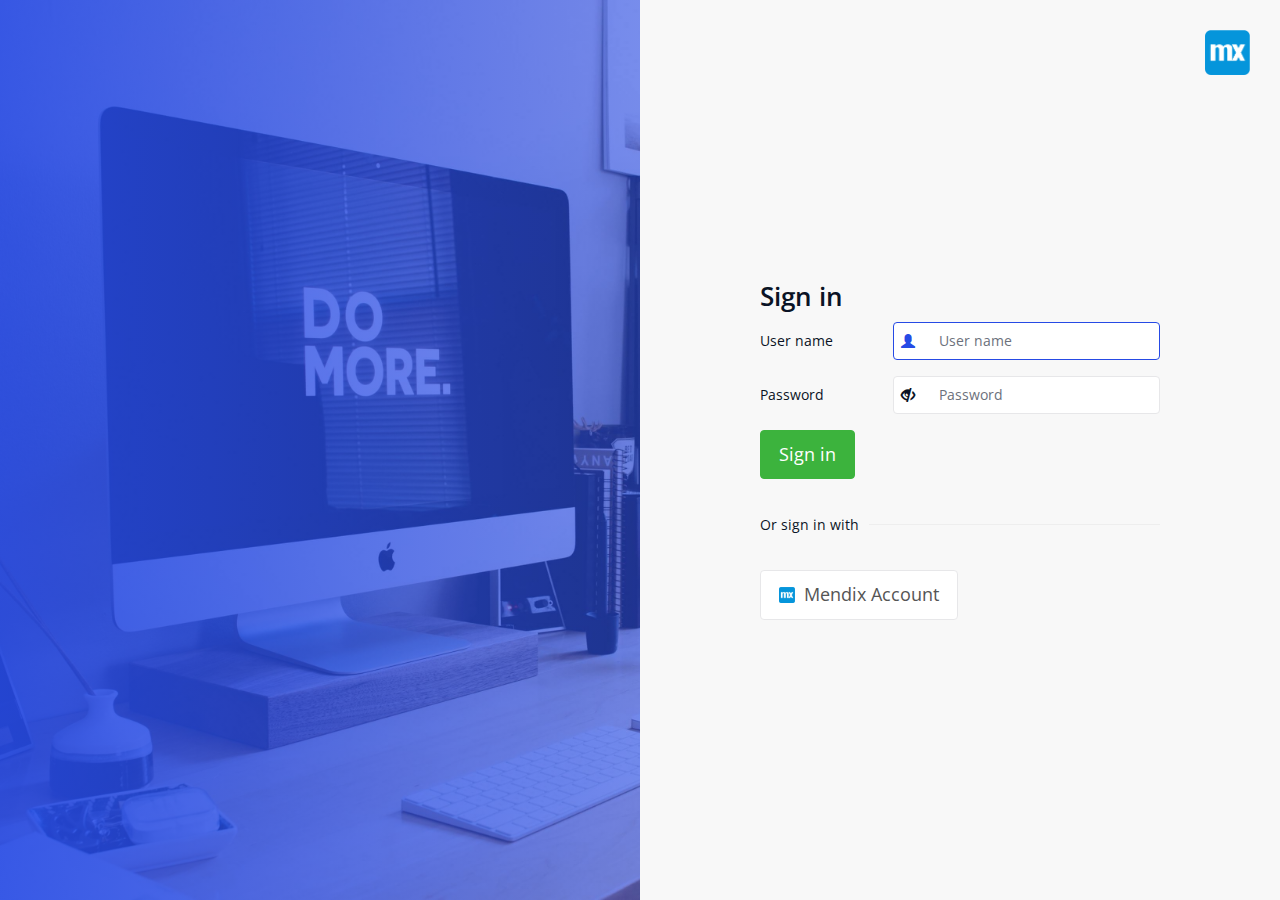
<file: tmp/docker-buildpack-context/project/web/login-with-mendixsso-button.html>
<!DOCTYPE html>
<html>
    <head>
        <meta charset="utf-8" />
        <title>Login</title>
        <meta name="viewport" content="width=device-width, initial-scale=1" />
        <meta name="apple-mobile-web-app-capable" content="yes" />

        <link rel="stylesheet" href="theme.compiled.css?638901326904583171"> <link rel="apple-touch-icon" sizes="180x180" href="apple-touch-icon.png?638901326904583171">
 <link rel="icon" sizes="32x32" href="icon-32.png?638901326904583171">
 <link rel="icon" sizes="16x16" href="icon-16.png?638901326904583171"> <link rel="manifest" href="manifest.webmanifest?638901326904583171" crossorigin="use-credentials">
    </head>

    <body>
        <div class="loginpage">
            <div class="loginpage-left">
                <div class="loginpage-image"></div>
            </div>
            <div class="loginpage-right">
                <div class="loginpage-formwrapper">
                    <h2 id="loginHeader">Sign in</h2>
                    <form id="loginForm" class="loginpage-form" autocomplete="off">
                        <div>
                            <div id="loginMessage" class="alert alert-danger"></div>
                            <div class="form-group">
                                <label class="control-label" id="usernameLabel" for="usernameInput">User name</label>
                                <div class="inputwrapper">
                                    <input
                                        id="usernameInput"
                                        class="form-control"
                                        type="text"
                                        placeholder="User name"
                                        autocorrect="off"
                                        autocapitalize="none"
                                        autocomplete="off"
                                    />
                                    <span class="glyphicon glyphicon-user"></span>
                                </div>
                            </div>
                            <div class="form-group">
                                <label class="control-label" id="passwordLabel" for="passwordInput">Password</label>
                                <div class="inputwrapper">
                                    <input
                                        id="passwordInput"
                                        class="form-control"
                                        type="password"
                                        placeholder="Password"
                                        autocorrect="off"
                                        autocapitalize="none"
                                        autocomplete="off"
                                    />
                                    <span class="glyphicon glyphicon-eye-close" id="passwordToggle"></span>
                                </div>
                            </div>
                            <button id="loginButton" type="submit" class="btn btn-success btn-lg">Sign in</button>
                        </div>

                        <div class="loginpage-alternativelabel">
                            <div>Or sign in with</div>
                            <hr />
                        </div>

                        <a id="ssoButton" href="openid/login" class="btn btn-default btn-lg">
                            <img src="logo.png" />
                            <span class="loginpage-signin">Mendix Account</span>
                        </a>
                    </form>
                </div>
            </div>
            <div class="loginpage-logo">
                <img src="logo.png" role="presentation" height="45" alt="" />
            </div>
        </div>

        <script src="js/login_i18n.js?638901326904583171"></script>
        <script src="js/login.js?638901326904583171"></script>
        <script src="js/toggle-password.js?638901326904583171"></script>
    </body>
</html>
</file>
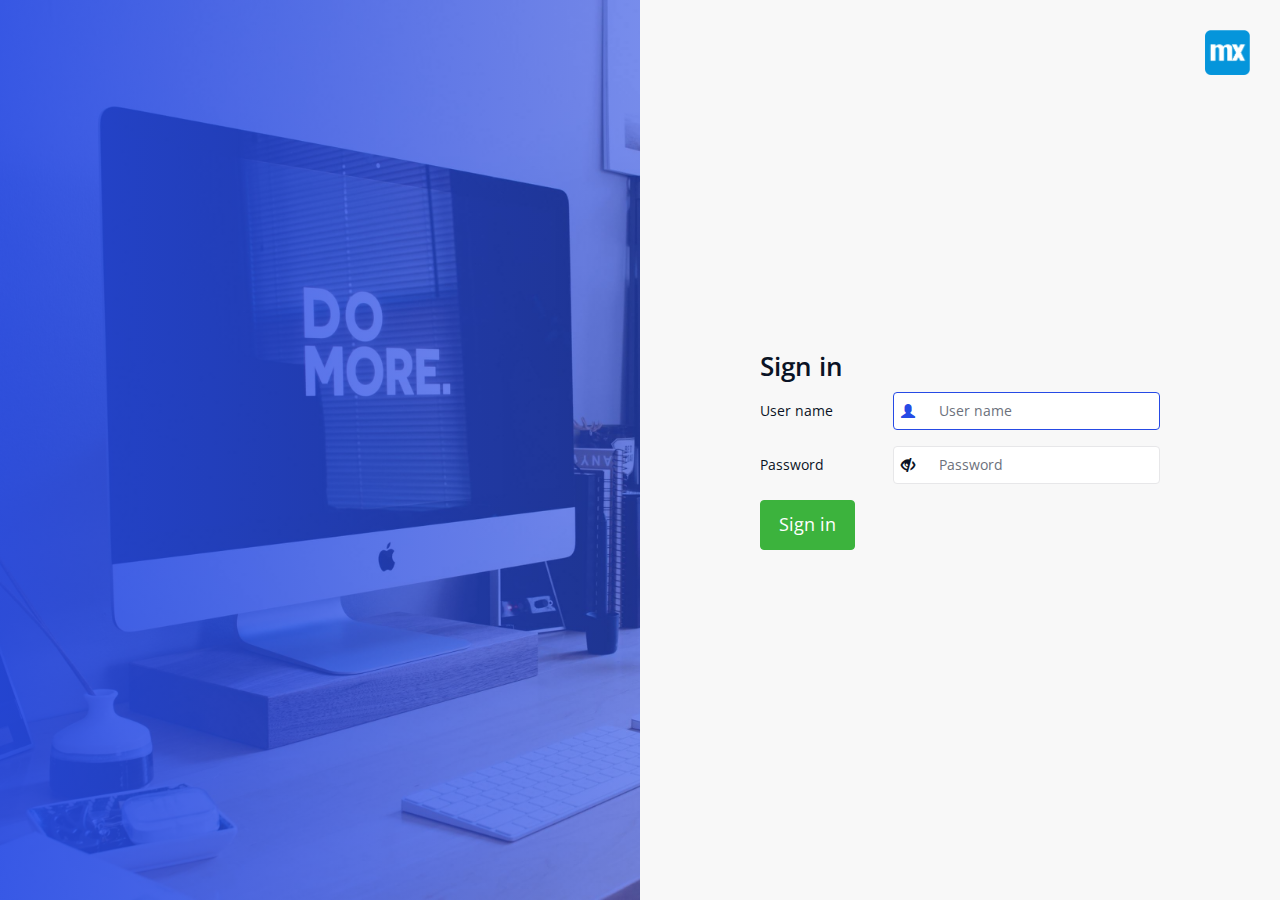
<file: tmp/docker-buildpack-context/project/web/login.html>
<!DOCTYPE html>
<html>
    <head>
        <meta charset="utf-8" />
        <title>Login</title>
        <meta name="viewport" content="width=device-width, initial-scale=1" />
        <meta name="apple-mobile-web-app-capable" content="yes" />

        <link rel="stylesheet" href="theme.compiled.css?638901326904583171"> <link rel="apple-touch-icon" sizes="180x180" href="apple-touch-icon.png?638901326904583171">
 <link rel="icon" sizes="32x32" href="icon-32.png?638901326904583171">
 <link rel="icon" sizes="16x16" href="icon-16.png?638901326904583171"> <link rel="manifest" href="manifest.webmanifest?638901326904583171" crossorigin="use-credentials">
    </head>

    <body>
        <div class="loginpage">
            <div class="loginpage-left">
                <div class="loginpage-image"></div>
            </div>
            <div class="loginpage-right">
                <div class="loginpage-formwrapper">
                    <h2 id="loginHeader">Sign in</h2>
                    <form id="loginForm" class="loginpage-form" autocomplete="off">
                        <div>
                            <div id="loginMessage" class="alert alert-danger"></div>
                            <div class="form-group">
                                <label class="control-label" id="usernameLabel" for="usernameInput">User name</label>
                                <div class="inputwrapper">
                                    <input
                                        id="usernameInput"
                                        class="form-control"
                                        type="text"
                                        placeholder="User name"
                                        autocorrect="off"
                                        autocapitalize="none"
                                        autocomplete="off"
                                    />
                                    <span class="glyphicon glyphicon-user"></span>
                                </div>
                            </div>
                            <div class="form-group">
                                <label class="control-label" id="passwordLabel" for="passwordInput">Password</label>
                                <div class="inputwrapper">
                                    <input
                                        id="passwordInput"
                                        class="form-control"
                                        type="password"
                                        placeholder="Password"
                                        autocorrect="off"
                                        autocapitalize="none"
                                        autocomplete="off"
                                    />
                                    <span class="glyphicon glyphicon-eye-close" id="passwordToggle"></span>
                                </div>
                            </div>
                            <button id="loginButton" type="submit" class="btn btn-success btn-lg">Sign in</button>
                        </div>
                    </form>
                </div>
            </div>
            <div class="loginpage-logo">
                <img src="logo.png" role="presentation" height="45" alt="" />
            </div>
        </div>

        <script src="js/login_i18n.js?638901326904583171"></script>
        <script src="js/login.js?638901326904583171"></script>
        <script src="js/toggle-password.js?638901326904583171"></script>
    </body>
</html>
</file>
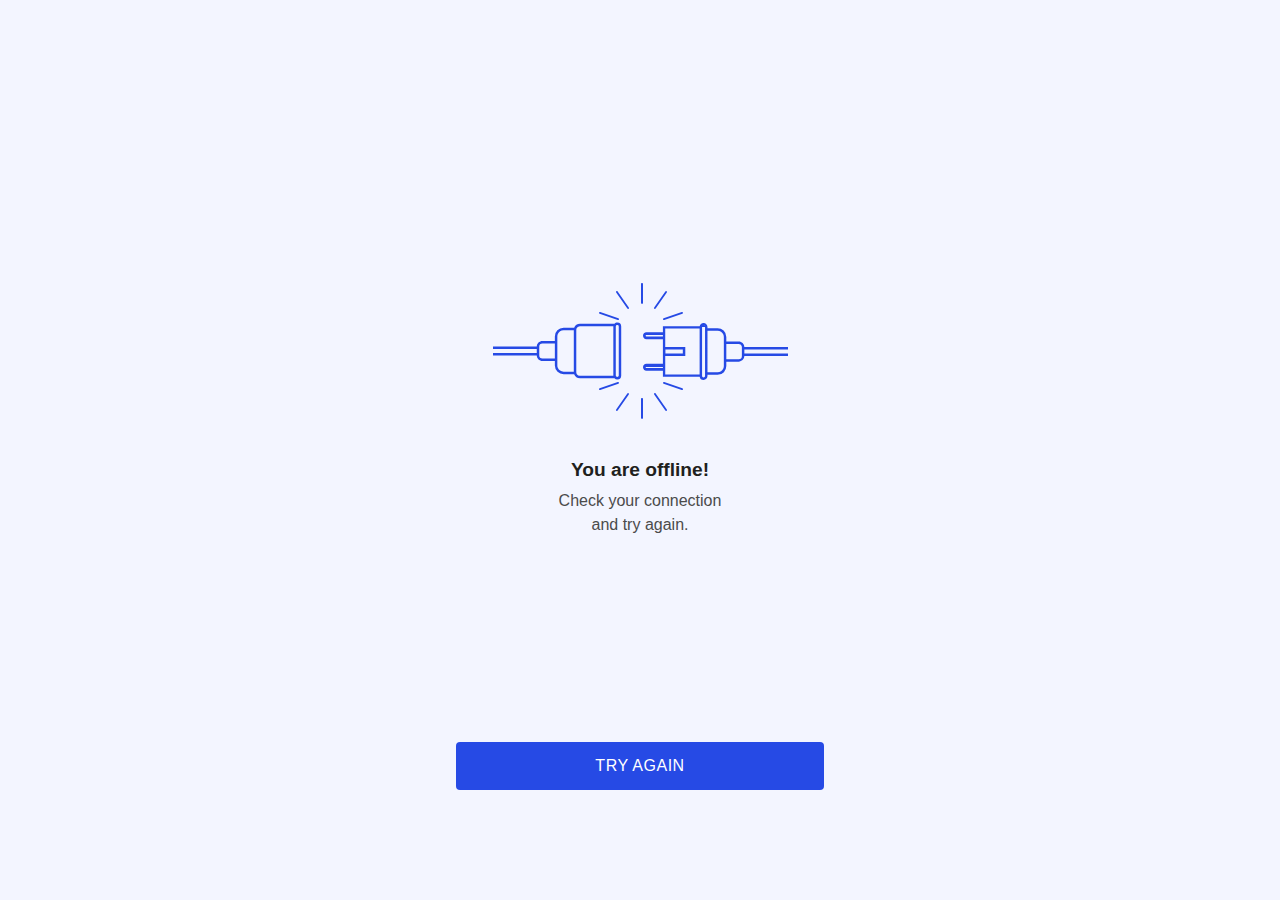
<file: tmp/docker-buildpack-context/project/web/offline.html>
<!DOCTYPE html>
<html>
    <head>
        <meta charset="utf-8">
        <title>You are offline!</title>
        <meta name="viewport" content="width=device-width, initial-scale=1">
        <script type="text/javascript">
            window.addEventListener("online", function() {
                document.location.reload();
            });
        </script>
        <style type="text/css">
            body {
                margin: 0;
                background-color: #f3f5ff;
                font-family: sans-serif;
                line-height: 1.5em;
                text-align: center;
            }
            .container {
                display: flex;
                flex-direction: column;
                justify-content: center;
                max-width: 400px;
                min-height: 100vh;
                margin: 0 auto;
            }
            .notice {
                flex: 1;
                display: flex;
                flex-direction: column;
                align-items: center;
                justify-content: center;
                max-width: 180px;
                max-height: 600px;
                padding: 16px;
                margin: 0 auto;
            }
            svg {
                margin-bottom: 32px;
            }
            h2 {
                margin: 0;
                font-size: 1.2em;
                line-height: 2em;
                color: #1f1f20;
            }
            p {
                margin: 0;
                color: #4b4b4b;
            }
            a {
                display: block;
                padding: 12px;
                margin: 16px;
                background-color: #264ae5;
                border-radius: 4px;
                color: white;
                text-decoration: none;
                text-transform: uppercase;
                letter-spacing: 0.5px;
            }
        </style>
    </head>
    <body>
        <div class="container">
            <div class="notice">
                <svg width="295" height="136" xmlns="http://www.w3.org/2000/svg">
                    <g fill="#264AE5" fill-rule="evenodd">
                        <path d="M125.765 92.493a1.436 1.436 0 01-.899 1.338c-.17.07-.354.108-.548.108h-.089c-.192 0-.377-.037-.546-.108a1.444 1.444 0 01-.9-1.338V43.508a1.447 1.447 0 011.447-1.446h.088a1.45 1.45 0 011.447 1.446v48.985zm-5.417-43.817h-.017v43.817c0 .112.004.22.017.329h-33.4a3.705 3.705 0 01-3.103-1.642 3.388 3.388 0 01-.562-1.863V46.684c0-.742.242-1.43.657-1.998a3.705 3.705 0 013.007-1.508h33.4v5.498zM80.798 88.7h-10.18a6.289 6.289 0 01-5.783-3.831 6.209 6.209 0 01-.494-2.435v-29c0-.867.177-1.692.497-2.444a6.287 6.287 0 015.78-3.824h10.18V88.7zM61.858 75.54h-12.4a3.209 3.209 0 01-3.204-3.2v-8.637a3.205 3.205 0 013.205-3.2l12.399.001V75.54zm62.46-35.927h-.088c-1.1 0-2.093.456-2.8 1.19H86.946c-2.656 0-4.926 1.62-5.782 3.883H70.618a8.744 8.744 0 00-6.277 2.651 8.711 8.711 0 00-2.484 6.096v4.591h-12.4c-3.077 0-5.592 2.452-5.684 5.503H0v2.407h43.769v4.103H0v2.48h43.773c.092 3.05 2.607 5.502 5.685 5.502h12.399v4.415a8.704 8.704 0 002.701 6.31 8.737 8.737 0 006.06 2.436h10.498c.816 2.333 3.124 4.018 5.831 4.018h34.481a3.883 3.883 0 002.801 1.189h.089a3.901 3.901 0 003.898-3.894V43.508a3.902 3.902 0 00-3.898-3.895z"/><path d="M121.012 43v6h-.024v-5.64c0-.121.007-.241.024-.36M248.874 72.928a3.204 3.204 0 01-3.196 3.214h-12.365V61.038h12.365c1.4 0 2.59.91 3.023 2.172.111.327.173.678.173 1.042v8.676zm-18.038 10.139c0 .894-.188 1.744-.522 2.515-.968 2.223-3.176 3.78-5.74 3.78h-10.09V47.64h10.09c2.583 0 4.805 1.58 5.76 3.83.322.758.502 1.59.502 2.464v29.134zm-18.798 10.025c0 .8-.645 1.45-1.443 1.45h-.09a1.445 1.445 0 01-1.441-1.45V43.91a1.447 1.447 0 011.442-1.451h.09a1.449 1.449 0 011.443 1.451v49.182zm-39.62-22.49h17.398V66.4H172.42v4.203zm34.201 20.819h-34.388V73.094h20.063v-9.186H172.23V45.581h34.388v45.84zm-36.716-37.897H153.4a.777.777 0 01-.777-.784c0-.431.35-.781.777-.781h16.503v1.565zm0 31.519H153.4a.777.777 0 01-.777-.783c0-.432.35-.782.777-.782h16.503v1.565zm81.449-18.477H295v-2.491h-43.653c-.091-3.065-2.6-5.528-5.669-5.528h-12.365v-4.614a8.784 8.784 0 00-2.714-6.358 8.677 8.677 0 00-6.025-2.427h-10.09V43.91c0-2.155-1.744-3.91-3.889-3.91h-.09c-1.915 0-3.511 1.401-3.825 3.239h-36.777v6.08H153.4c-1.876 0-3.4 1.536-3.4 3.421 0 1.888 1.524 3.423 3.4 3.423h16.503v24.676H153.4c-1.876 0-3.4 1.535-3.4 3.42 0 1.888 1.524 3.423 3.4 3.423h16.503v6.08h36.777A3.893 3.893 0 00210.506 97h.09c2.144 0 3.887-1.753 3.887-3.908v-1.238h10.091a8.682 8.682 0 006.322-2.727 8.78 8.78 0 002.417-6.06v-4.433h12.365c3.07 0 5.578-2.464 5.669-5.528H295v-2.491h-43.648v-4.049z"/><path d="M212 43.032V44h-4v-.968c0-.163.07-.316.196-.454.291-.32.888-.548 1.583-.578h.43c1.002.041 1.791.488 1.791 1.032M170 51v1h-17.989a.73.73 0 01-.011-.134c0-.478.364-.866.811-.866H170M170 83v1h-17.992a.616.616 0 01-.008-.11c0-.491.364-.89.811-.89H170M149 21c-.552 0-1-.409-1-.913V.913c0-.504.448-.913 1-.913s1 .409 1 .913v19.174c0 .504-.448.913-1 .913M161.918 26a.907.907 0 01-.53-.173.956.956 0 01-.22-1.311L172.33 8.397a.906.906 0 011.281-.224c.415.3.514.887.22 1.311l-11.16 16.119a.915.915 0 01-.753.397M170.917 37a.917.917 0 01-.865-.596.885.885 0 01.561-1.137l18.165-6.216a.923.923 0 011.17.545.885.885 0 01-.56 1.137l-18.166 6.216a.928.928 0 01-.305.051M135.081 26a.912.912 0 01-.751-.397L123.17 9.484a.954.954 0 01.218-1.311c.415-.3.989-.2 1.282.224l11.16 16.119a.954.954 0 01-.218 1.31.902.902 0 01-.53.174M125.083 37a.935.935 0 01-.305-.05l-18.165-6.217a.885.885 0 01-.56-1.137.924.924 0 011.169-.545l18.165 6.216a.885.885 0 01.56 1.137.916.916 0 01-.864.596M149 136c-.552 0-1-.41-1-.913v-19.174c0-.504.448-.913 1-.913s1 .409 1 .913v19.174c0 .504-.448.913-1 .913M173.08 128a.912.912 0 01-.75-.397l-11.161-16.119a.956.956 0 01.219-1.31c.415-.301.988-.2 1.283.223l11.16 16.119a.953.953 0 01-.22 1.311.898.898 0 01-.53.173M189.083 107a.939.939 0 01-.305-.051l-18.165-6.216a.885.885 0 01-.56-1.137.924.924 0 011.169-.545l18.166 6.216a.885.885 0 01.56 1.137.916.916 0 01-.865.596M123.919 128a.9.9 0 01-.53-.173.954.954 0 01-.22-1.311l11.16-16.119a.907.907 0 011.283-.224c.414.3.512.887.219 1.311l-11.16 16.12a.912.912 0 01-.752.396M106.917 107a.916.916 0 01-.865-.596.885.885 0 01.56-1.137l18.166-6.216a.924.924 0 011.17.545.885.885 0 01-.56 1.137l-18.166 6.216a.94.94 0 01-.305.051" />
                    </g>
                </svg>
                <h2>You are offline!</h2>
                <p>Check your connection and try again.</p>
            </div>
            <a href="">Try again</a>
        </div>
    </body>
</html>
</file>
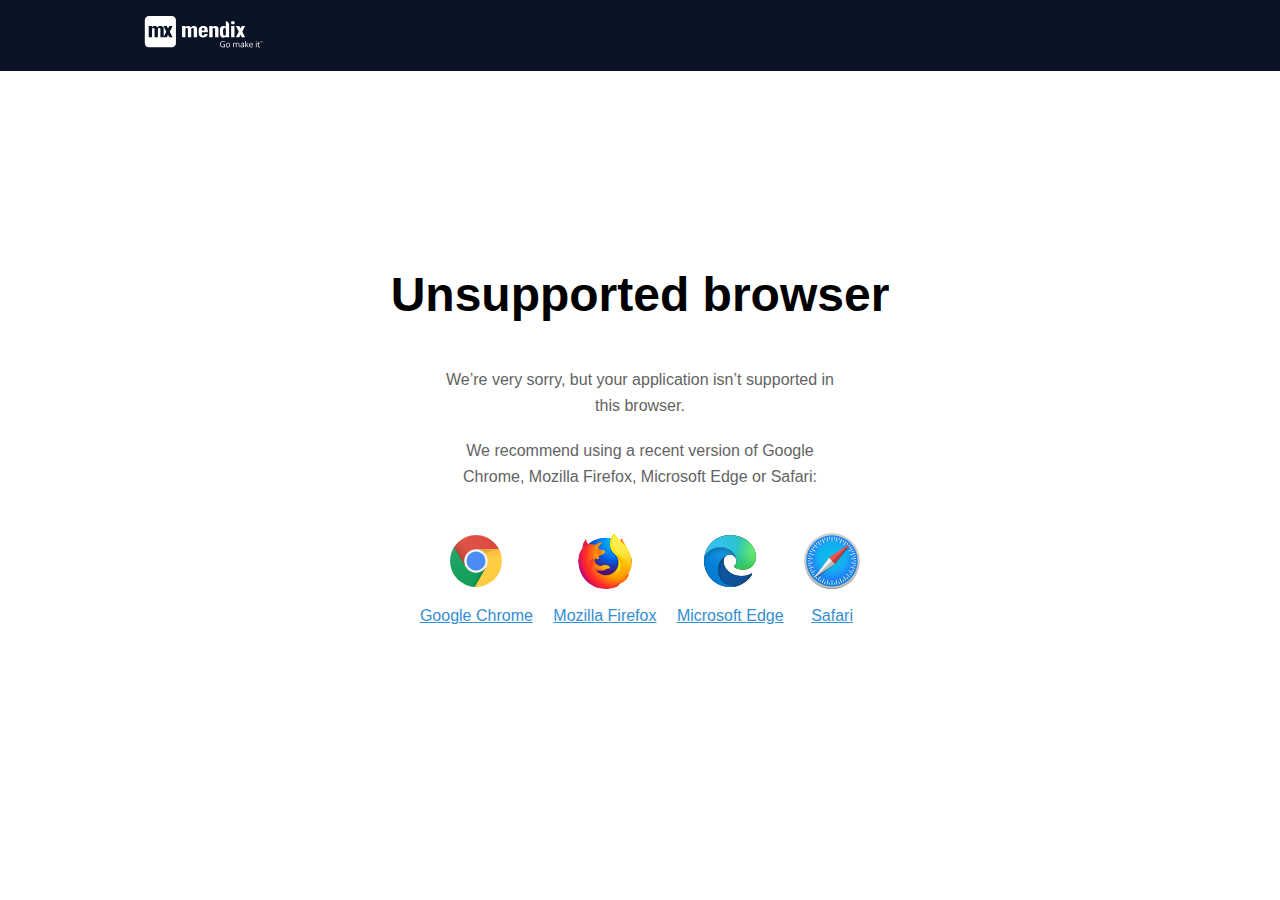
<file: tmp/docker-buildpack-context/project/web/unsupported-browser.html>
<!DOCTYPE html>
<html lang="en-US">
    <head>
        <meta charset="utf-8">
        <title>Unsupported browser</title>
        <meta http-equiv="X-UA-Compatible" content="IE=edge">
        <meta name="viewport" content="width=device-width, initial-scale=1">
        <style>
            body {
                margin: 0;
                background-color: #ffffff;
                font-family: Arial, sans-serif;
                line-height: 1.5em;
                text-align: center;
            }
            .container {
                max-width: 992px;
                padding: 0 16px;
                margin: 0 auto;
            }
            .main {
                padding-top: 152px;
                padding-bottom: 152px;
            }
            .header {
                background-color: #0a1325;
                text-align: left;
                padding: 16px 0;
            }
            h1 {
                margin: 0;
                font-size: 3em;
                line-height: 3em;
                color: #000000;
            }
            p {
                margin: 0 auto 20px;
                color: #636363;
                font-size: 1em;
                line-height: 1.6em;
                max-width: 400px;
            }
            .browser-link {
                color: #348ed1;
                font-size: 1em;
                line-height: 2em;
                display: inline-block;
                margin: 24px 8px;
                vertical-align: top;
            }

            @media screen and (max-width: 767px) {
                .main {
                    padding-top: 64px;
                    padding-bottom: 64px;
                }
                h1 {
                    font-size: 1.6em;
                    line-height: 1.8em;
                    margin-bottom: 32px;
                }
                .browser-link {
                    font-size: 0.8em;
                    line-height: 1.4em;
                    margin: 16px 4px;
                    width: 56px;
                }
                .browser-link svg {
                    width: 32px;
                    height: 32px;
                }
            }
        </style>
    </head>
    <body>
        <div class="header">
            <div class="container">
                <svg xmlns="http://www.w3.org/2000/svg" width="119" height="32" viewBox="0 0 119 32" version="1.1"><g id="surface1"><path style=" stroke:none;fill-rule:evenodd;fill:rgb(100%,100%,100%);fill-opacity:1;" d="M 27.777344 31.328125 L 4.957031 31.328125 C 2.667969 31.324219 0.8125 29.457031 0.808594 27.152344 L 0.808594 4.175781 C 0.8125 1.871094 2.667969 0.00390625 4.957031 0 L 27.777344 0 C 30.066406 0.00390625 31.925781 1.871094 31.933594 4.175781 L 31.933594 27.152344 C 31.933594 28.261719 31.496094 29.324219 30.714844 30.105469 C 29.9375 30.890625 28.878906 31.328125 27.777344 31.328125 Z M 28.632812 9.992188 L 25.292969 9.992188 L 24.035156 12.554688 L 22.765625 9.992188 L 19.421875 9.992188 L 22.277344 15.664062 L 19.691406 20.792969 L 19.691406 12.585938 C 19.679688 12.167969 19.574219 11.757812 19.382812 11.390625 C 19.214844 11.101562 18.988281 10.847656 18.722656 10.648438 C 18.4375 10.441406 18.121094 10.28125 17.785156 10.175781 C 17.414062 10.066406 17.03125 10.007812 16.644531 10.003906 C 16.03125 9.988281 15.421875 10.105469 14.859375 10.347656 C 14.34375 10.589844 13.890625 10.945312 13.53125 11.390625 C 13.265625 10.957031 12.886719 10.609375 12.4375 10.378906 C 11.953125 10.117188 11.40625 9.988281 10.855469 10.003906 C 10.300781 9.992188 9.746094 10.089844 9.226562 10.289062 C 8.761719 10.515625 8.367188 10.871094 8.09375 11.316406 L 8.042969 11.316406 L 8.042969 9.992188 L 4.703125 9.992188 L 4.703125 21.332031 L 8.042969 21.332031 L 8.042969 13.175781 C 8.097656 12.515625 8.644531 12.007812 9.304688 12.007812 C 9.960938 12.007812 10.511719 12.515625 10.5625 13.175781 L 10.5625 21.332031 L 13.890625 21.332031 L 13.890625 13.195312 C 13.890625 12.492188 14.453125 11.921875 15.152344 11.921875 C 15.851562 11.921875 16.414062 12.492188 16.414062 13.195312 L 16.414062 21.332031 L 22.765625 21.332031 L 24.035156 18.773438 L 25.292969 21.332031 L 28.632812 21.332031 L 25.78125 15.664062 Z M 28.632812 9.992188 "/><path style=" stroke:none;fill-rule:nonzero;fill:rgb(100%,100%,100%);fill-opacity:1;" d="M 85.125 8.335938 C 85.085938 7.488281 84.710938 6.695312 84.089844 6.125 C 83.464844 5.558594 82.640625 5.265625 81.800781 5.308594 L 81.800781 10.878906 C 81.546875 10.59375 81.230469 10.367188 80.878906 10.214844 C 80.359375 10.011719 79.804688 9.914062 79.25 9.929688 C 78.542969 9.878906 77.839844 10.082031 77.269531 10.503906 C 76.804688 10.882812 76.457031 11.386719 76.257812 11.953125 C 76.046875 12.566406 75.9375 13.203125 75.921875 13.851562 L 75.921875 17.609375 C 75.941406 18.265625 76.054688 18.914062 76.257812 19.535156 C 76.449219 20.117188 76.800781 20.632812 77.269531 21.023438 C 77.855469 21.46875 78.582031 21.6875 79.3125 21.636719 C 79.902344 21.65625 80.488281 21.542969 81.027344 21.308594 C 81.300781 21.1875 81.546875 21.011719 81.75 20.792969 L 81.75 21.367188 L 85.09375 21.367188 L 85.09375 8.410156 Z M 81.800781 13.703125 L 81.800781 18.558594 C 81.765625 19.042969 81.441406 19.457031 80.984375 19.601562 C 80.871094 19.65625 80.746094 19.679688 80.617188 19.675781 C 80.617188 19.675781 79.039062 19.980469 79.039062 15.761719 C 79.039062 13.75 79.402344 12.773438 79.769531 12.300781 L 79.894531 12.144531 C 79.945312 12.082031 80.019531 12.035156 80.097656 12.011719 C 80.246094 11.902344 80.433594 11.851562 80.617188 11.871094 C 80.832031 11.875 81.039062 11.9375 81.222656 12.046875 C 81.605469 12.273438 81.84375 12.691406 81.839844 13.144531 L 81.839844 13.6875 Z M 60.398438 18.371094 C 60.351562 18.84375 60.03125 19.246094 59.582031 19.390625 C 59.445312 19.417969 59.3125 19.441406 59.175781 19.453125 C 58.863281 19.484375 58.554688 19.390625 58.316406 19.191406 C 58.082031 18.988281 57.933594 18.699219 57.910156 18.386719 C 57.8125 17.625 57.8125 16.207031 57.8125 16.207031 L 63.761719 16.207031 C 63.804688 15.382812 63.804688 14.5625 63.761719 13.742188 C 63.699219 13.0625 63.5 12.402344 63.175781 11.800781 C 62.839844 11.238281 62.351562 10.785156 61.765625 10.496094 C 60.964844 10.144531 60.09375 9.984375 59.222656 10.027344 C 58.386719 9.996094 57.554688 10.144531 56.777344 10.460938 C 56.207031 10.722656 55.722656 11.140625 55.382812 11.667969 C 55.054688 12.199219 54.851562 12.800781 54.78125 13.421875 C 54.585938 14.910156 54.585938 16.417969 54.78125 17.902344 C 54.855469 18.554688 55.066406 19.183594 55.398438 19.75 C 55.742188 20.273438 56.226562 20.691406 56.792969 20.949219 C 57.566406 21.269531 58.402344 21.421875 59.238281 21.390625 C 59.898438 21.398438 60.558594 21.300781 61.1875 21.105469 C 61.703125 20.929688 62.179688 20.652344 62.582031 20.28125 C 63.269531 19.703125 63.683594 18.855469 63.722656 17.953125 L 60.398438 17.953125 C 60.40625 18.09375 60.40625 18.230469 60.398438 18.371094 Z M 57.894531 13.128906 C 57.929688 12.453125 58.476562 11.917969 59.148438 11.90625 C 59.480469 11.890625 59.800781 12.015625 60.039062 12.246094 C 60.277344 12.476562 60.414062 12.796875 60.414062 13.128906 C 60.445312 13.578125 60.445312 14.03125 60.414062 14.480469 L 57.8125 14.480469 C 57.8125 14.03125 57.839844 13.578125 57.894531 13.128906 Z M 57.894531 13.128906 "/><path style=" stroke:none;fill-rule:evenodd;fill:rgb(100%,100%,100%);fill-opacity:1;" d="M 53.101562 12.554688 C 53.066406 12.148438 52.953125 11.75 52.765625 11.390625 C 52.601562 11.101562 52.375 10.847656 52.105469 10.648438 C 51.824219 10.441406 51.507812 10.28125 51.171875 10.175781 C 50.203125 9.894531 49.171875 9.957031 48.242188 10.347656 C 47.730469 10.589844 47.277344 10.945312 46.914062 11.390625 C 46.648438 10.957031 46.273438 10.609375 45.824219 10.378906 C 45.335938 10.128906 44.796875 9.996094 44.25 10.003906 C 43.695312 9.992188 43.140625 10.089844 42.621094 10.289062 C 42.136719 10.511719 41.726562 10.871094 41.4375 11.324219 L 41.390625 11.324219 L 41.390625 9.992188 L 38.046875 9.992188 L 38.046875 21.316406 L 41.390625 21.316406 L 41.390625 13.160156 C 41.441406 12.5 41.988281 11.992188 42.648438 11.992188 C 43.308594 11.992188 43.855469 12.5 43.90625 13.160156 L 43.90625 21.316406 L 47.21875 21.316406 L 47.21875 13.195312 C 47.234375 12.511719 47.792969 11.96875 48.472656 11.980469 C 49.152344 11.96875 49.714844 12.511719 49.734375 13.195312 L 49.734375 21.332031 L 53.078125 21.332031 L 53.078125 12.554688 Z M 74.1875 11.390625 C 74.023438 11.097656 73.800781 10.847656 73.535156 10.648438 C 73.25 10.4375 72.929688 10.277344 72.589844 10.175781 C 72.21875 10.066406 71.835938 10.007812 71.449219 10.003906 C 70.890625 9.984375 70.332031 10.089844 69.820312 10.3125 C 69.332031 10.519531 68.921875 10.871094 68.644531 11.324219 L 68.597656 11.324219 L 68.597656 9.992188 L 65.246094 9.992188 L 65.246094 21.316406 L 68.597656 21.316406 L 68.597656 13.175781 C 68.613281 12.496094 69.171875 11.953125 69.851562 11.964844 C 70.53125 11.953125 71.09375 12.492188 71.113281 13.175781 L 71.113281 21.316406 L 74.457031 21.316406 L 74.457031 12.382812 C 74.445312 12.035156 74.351562 11.695312 74.1875 11.390625 Z M 101.125 9.992188 L 97.785156 9.992188 L 96.519531 12.554688 L 95.265625 9.992188 L 91.914062 9.992188 L 94.777344 15.664062 L 91.914062 21.332031 L 95.265625 21.332031 L 96.519531 18.773438 L 97.785156 21.332031 L 101.125 21.332031 L 98.273438 15.664062 Z M 90.503906 21.332031 L 87.15625 21.332031 L 87.15625 9.992188 L 90.496094 9.992188 Z M 89.984375 8.335938 L 87.703125 8.335938 C 87.414062 8.335938 87.179688 8.101562 87.179688 7.8125 L 87.179688 5.816406 C 87.179688 5.527344 87.414062 5.292969 87.703125 5.292969 L 89.984375 5.292969 C 90.273438 5.292969 90.503906 5.527344 90.503906 5.816406 L 90.503906 7.8125 C 90.503906 8.101562 90.273438 8.335938 89.984375 8.335938 Z M 78.929688 28.226562 L 80.976562 28.226562 L 80.976562 31.082031 C 80.660156 31.183594 80.335938 31.257812 80.007812 31.3125 C 79.625 31.363281 79.242188 31.386719 78.859375 31.382812 C 78.0625 31.425781 77.289062 31.128906 76.722656 30.5625 C 76.1875 29.945312 75.914062 29.140625 75.964844 28.324219 C 75.945312 27.753906 76.074219 27.1875 76.339844 26.683594 C 76.582031 26.222656 76.960938 25.851562 77.421875 25.617188 C 77.929688 25.367188 78.488281 25.246094 79.054688 25.253906 C 79.671875 25.25 80.28125 25.367188 80.855469 25.601562 L 80.585938 26.207031 C 80.089844 25.992188 79.554688 25.875 79.011719 25.871094 C 78.375 25.832031 77.753906 26.066406 77.292969 26.511719 C 76.859375 27 76.632812 27.644531 76.671875 28.300781 C 76.621094 28.960938 76.835938 29.613281 77.269531 30.113281 C 77.738281 30.558594 78.375 30.785156 79.019531 30.738281 C 79.433594 30.734375 79.84375 30.6875 80.242188 30.597656 L 80.242188 28.839844 L 78.898438 28.839844 Z M 78.929688 28.226562 "/><path style=" stroke:none;fill-rule:nonzero;fill:rgb(100%,100%,100%);fill-opacity:1;" d="M 86.023438 29.105469 C 86.054688 29.71875 85.859375 30.324219 85.46875 30.800781 C 85.066406 31.222656 84.503906 31.441406 83.925781 31.410156 C 83.546875 31.417969 83.171875 31.320312 82.84375 31.128906 C 82.523438 30.9375 82.273438 30.652344 82.117188 30.308594 C 81.941406 29.925781 81.855469 29.503906 81.867188 29.078125 C 81.828125 28.464844 82.027344 27.859375 82.417969 27.390625 C 82.820312 26.976562 83.378906 26.757812 83.953125 26.789062 C 84.519531 26.761719 85.070312 26.988281 85.460938 27.40625 C 85.859375 27.875 86.0625 28.484375 86.023438 29.105469 Z M 82.574219 29.105469 C 82.542969 29.5625 82.664062 30.019531 82.917969 30.398438 C 83.183594 30.683594 83.550781 30.847656 83.941406 30.847656 C 84.328125 30.847656 84.699219 30.683594 84.960938 30.398438 C 85.222656 30.019531 85.347656 29.558594 85.3125 29.09375 C 85.34375 28.640625 85.222656 28.191406 84.960938 27.816406 C 84.695312 27.535156 84.324219 27.375 83.941406 27.375 C 83.554688 27.375 83.183594 27.535156 82.917969 27.816406 C 82.664062 28.195312 82.542969 28.648438 82.574219 29.105469 Z M 82.574219 29.105469 "/><path style=" stroke:none;fill-rule:evenodd;fill:rgb(100%,100%,100%);fill-opacity:1;" d="M 94.769531 31.328125 L 94.769531 28.445312 C 94.796875 28.152344 94.710938 27.859375 94.53125 27.625 C 94.34375 27.433594 94.082031 27.332031 93.8125 27.355469 C 93.460938 27.328125 93.113281 27.460938 92.867188 27.71875 C 92.640625 28.039062 92.535156 28.429688 92.566406 28.824219 L 92.566406 31.285156 L 91.875 31.285156 L 91.875 28.445312 C 91.90625 28.15625 91.824219 27.859375 91.644531 27.625 C 91.457031 27.429688 91.191406 27.332031 90.921875 27.355469 C 90.566406 27.328125 90.222656 27.46875 89.984375 27.734375 C 89.75 28.105469 89.644531 28.542969 89.683594 28.980469 L 89.683594 31.328125 L 88.996094 31.328125 L 88.996094 26.894531 L 89.550781 26.894531 L 89.664062 27.503906 C 89.796875 27.285156 89.984375 27.109375 90.210938 26.996094 C 90.464844 26.867188 90.746094 26.804688 91.027344 26.8125 C 91.601562 26.734375 92.160156 27.035156 92.414062 27.5625 C 92.554688 27.328125 92.757812 27.136719 93 27.011719 C 93.273438 26.875 93.574219 26.808594 93.878906 26.8125 C 94.300781 26.777344 94.714844 26.917969 95.027344 27.199219 C 95.3125 27.546875 95.449219 27.992188 95.410156 28.4375 L 95.410156 31.328125 Z M 94.769531 31.328125 "/><path style=" stroke:none;fill-rule:nonzero;fill:rgb(100%,100%,100%);fill-opacity:1;" d="M 99.429688 31.328125 L 99.300781 30.695312 C 99.121094 30.933594 98.890625 31.128906 98.625 31.261719 C 98.363281 31.363281 98.085938 31.414062 97.808594 31.410156 C 97.425781 31.425781 97.050781 31.304688 96.75 31.074219 C 96.484375 30.824219 96.34375 30.46875 96.367188 30.105469 C 96.367188 29.210938 97.097656 28.734375 98.558594 28.691406 L 99.375 28.691406 L 99.375 28.421875 C 99.394531 28.144531 99.3125 27.871094 99.144531 27.652344 C 98.949219 27.464844 98.679688 27.371094 98.410156 27.398438 C 97.964844 27.414062 97.527344 27.53125 97.132812 27.742188 L 96.917969 27.226562 C 97.152344 27.101562 97.398438 27.007812 97.652344 26.945312 C 97.917969 26.878906 98.195312 26.84375 98.46875 26.847656 C 98.898438 26.8125 99.324219 26.9375 99.667969 27.199219 C 99.953125 27.5 100.097656 27.910156 100.058594 28.324219 L 100.058594 31.328125 Z M 97.882812 30.859375 C 98.25 30.882812 98.613281 30.757812 98.890625 30.515625 C 99.148438 30.261719 99.28125 29.90625 99.257812 29.546875 L 99.257812 29.144531 L 98.574219 29.144531 C 98.167969 29.128906 97.761719 29.214844 97.390625 29.390625 C 97.152344 29.535156 97.015625 29.800781 97.035156 30.078125 C 97.023438 30.289062 97.101562 30.492188 97.253906 30.636719 C 97.429688 30.785156 97.652344 30.863281 97.882812 30.859375 Z M 97.882812 30.859375 "/><path style=" stroke:none;fill-rule:evenodd;fill:rgb(100%,100%,100%);fill-opacity:1;" d="M 101.828125 29.0625 C 101.949219 28.898438 102.128906 28.675781 102.363281 28.414062 L 103.832031 26.894531 L 104.648438 26.894531 L 102.8125 28.785156 L 104.769531 31.328125 L 103.953125 31.328125 L 102.324219 29.234375 L 101.808594 29.667969 L 101.808594 31.3125 L 101.132812 31.3125 L 101.132812 25.035156 L 101.828125 25.035156 Z M 101.828125 29.0625 "/><path style=" stroke:none;fill-rule:nonzero;fill:rgb(100%,100%,100%);fill-opacity:1;" d="M 107.28125 31.410156 C 106.691406 31.441406 106.117188 31.226562 105.699219 30.808594 C 105.292969 30.363281 105.085938 29.773438 105.121094 29.167969 C 105.085938 28.554688 105.277344 27.953125 105.65625 27.472656 C 106.015625 27.046875 106.546875 26.8125 107.101562 26.839844 C 107.609375 26.8125 108.105469 27.015625 108.453125 27.390625 C 108.792969 27.789062 108.96875 28.304688 108.941406 28.832031 L 108.941406 29.257812 L 105.828125 29.257812 C 105.8125 29.691406 105.953125 30.109375 106.226562 30.441406 C 106.515625 30.722656 106.90625 30.871094 107.304688 30.851562 C 107.804688 30.851562 108.296875 30.746094 108.753906 30.546875 L 108.753906 31.148438 C 108.53125 31.246094 108.300781 31.320312 108.0625 31.367188 C 107.804688 31.410156 107.539062 31.425781 107.28125 31.410156 Z M 107.09375 27.371094 C 106.765625 27.355469 106.449219 27.484375 106.226562 27.726562 C 105.996094 27.992188 105.859375 28.332031 105.84375 28.683594 L 108.207031 28.683594 C 108.230469 28.339844 108.128906 27.996094 107.921875 27.71875 C 107.710938 27.480469 107.40625 27.355469 107.09375 27.371094 Z M 111.828125 25.691406 C 111.816406 25.566406 111.859375 25.445312 111.941406 25.355469 C 112.023438 25.28125 112.128906 25.242188 112.234375 25.246094 C 112.339844 25.246094 112.441406 25.285156 112.519531 25.355469 C 112.671875 25.550781 112.671875 25.828125 112.519531 26.027344 C 112.355469 26.179688 112.105469 26.179688 111.941406 26.027344 C 111.859375 25.933594 111.820312 25.8125 111.828125 25.691406 Z M 112.570312 31.328125 L 111.882812 31.328125 L 111.882812 26.894531 L 112.570312 26.894531 Z M 112.570312 31.328125 "/><path style=" stroke:none;fill-rule:evenodd;fill:rgb(100%,100%,100%);fill-opacity:1;" d="M 115.273438 30.859375 C 115.390625 30.867188 115.507812 30.867188 115.625 30.859375 L 115.894531 30.800781 L 115.894531 31.320312 C 115.789062 31.359375 115.679688 31.386719 115.570312 31.402344 C 115.4375 31.410156 115.308594 31.410156 115.175781 31.402344 C 114.8125 31.449219 114.441406 31.320312 114.183594 31.054688 C 113.925781 30.789062 113.808594 30.414062 113.863281 30.046875 L 113.863281 27.414062 L 113.238281 27.414062 L 113.238281 27.09375 L 113.890625 26.8125 L 114.175781 25.863281 L 114.574219 25.863281 L 114.574219 26.894531 L 115.886719 26.894531 L 115.886719 27.414062 L 114.574219 27.414062 L 114.574219 30.03125 C 114.5625 30.253906 114.632812 30.472656 114.769531 30.644531 C 114.902344 30.785156 115.085938 30.863281 115.273438 30.859375 Z M 115.273438 30.859375 "/><path style=" stroke:none;fill-rule:nonzero;fill:rgb(100%,100%,100%);fill-opacity:1;" d="M 116.878906 26.421875 L 116.691406 26.421875 L 116.691406 25.484375 L 116.375 25.484375 L 116.375 25.335938 L 117.191406 25.335938 L 117.191406 25.492188 L 116.863281 25.492188 Z M 117.808594 26.421875 L 117.5 25.601562 L 117.5 26.421875 L 117.3125 26.421875 L 117.3125 25.335938 L 117.605469 25.335938 L 117.90625 26.15625 L 118.21875 25.335938 L 118.496094 25.335938 L 118.496094 26.429688 L 118.300781 26.429688 L 118.300781 25.609375 L 117.972656 26.429688 Z M 117.808594 26.421875 "/></g></svg>
            </div>
        </div>
        <div class="container main">
            <h1>Unsupported browser</h1>
            <p>We’re very sorry, but your application isn’t supported in this browser.</p>
            <p>We recommend using a recent version of Google Chrome, Mozilla Firefox, Microsoft Edge or Safari:</p>
            <div>
                <a class="browser-link" href="https://www.google.com/chrome/" target="_blank" rel="noopener noreferrer">
                    <svg xmlns="http://www.w3.org/2000/svg" width="56" height="56" fill="none" viewBox="0 0 190 190"><linearGradient id="d" x1="28.3" x2="80.8" y1="75" y2="44.4" gradientUnits="userSpaceOnUse"><stop offset="0" stop-color="#a52714" stop-opacity=".6"/><stop offset=".7" stop-color="#a52714" stop-opacity="0"/></linearGradient><linearGradient id="f" x1="109.9" x2="51.5" y1="164.5" y2="130.3" gradientUnits="userSpaceOnUse"><stop offset="0" stop-color="#055524" stop-opacity=".4"/><stop offset=".3" stop-color="#055524" stop-opacity="0"/></linearGradient><linearGradient id="h" x1="121.9" x2="136.6" y1="49.8" y2="114.1" gradientUnits="userSpaceOnUse"><stop offset="0" stop-color="#ea6100" stop-opacity=".3"/><stop offset=".7" stop-color="#ea6100" stop-opacity="0"/></linearGradient><radialGradient id="a" cx="91.2" cy="55" r="84.1" gradientUnits="userSpaceOnUse"><stop offset="0" stop-color="#3e2723" stop-opacity=".2"/><stop offset="1" stop-color="#3e2723" stop-opacity="0"/></radialGradient><radialGradient id="i" cx="20.9" cy="47.5" r="78" xlink:href="#a"/><radialGradient id="j" cx="94.8" cy="95.1" r="87.9" gradientUnits="userSpaceOnUse"><stop offset="0" stop-color="#263238" stop-opacity=".2"/><stop offset="1" stop-color="#263238" stop-opacity="0"/></radialGradient><radialGradient id="k" cx="33.3" cy="31" r="176.8" gradientUnits="userSpaceOnUse"><stop offset="0" stop-color="#fff" stop-opacity=".1"/><stop offset="1" stop-color="#fff" stop-opacity="0"/></radialGradient><clipPath id="b"><circle cx="95" cy="95" r="88"/></clipPath><g clip-path="url(#b)"><use fill="#db4437" xlink:href="#c"/><use fill="url(#d)" xlink:href="#c"/><use fill="#0f9d58" xlink:href="#e"/><use fill="url(#f)" xlink:href="#e"/><use fill="#ffcd40" xlink:href="#g"/><use fill="url(#h)" xlink:href="#g"/><g fill-opacity=".1"><path fill="#3e2723" d="M61.3 114.7L21 47.4l39 67.8z"/><path fill="#263238" d="M128.8 116.3l-.8-.4-37.3 67 38.3-67z"/></g><path id="e" d="M7 183h83.8l39-39v-29H60.2L7 23.5z"/><path id="g" d="M95 55l34.6 60L91 183h92V55z"/><path id="c" d="M21 7v108h39.4L95 55h88V7z"/><path fill="url(#a)" d="M95 55v21l78.4-21z"/><path fill="url(#i)" d="M21 47.5l57.2 57.2L60.4 115z"/><path fill="url(#j)" d="M90.8 183l21-78.3 17.8 10.3z"/><circle cx="95" cy="95" r="40" fill="#f1f1f1"/><circle cx="95" cy="95" r="32" fill="#4285f4"/><circle cx="95" cy="95" r="88" fill="url(#k)"/><g fill="#3e2723" fill-opacity=".1"><path fill="#fff" d="M129.6 115a40 40 0 01-69.2 0L7 24.5 60.4 116a40 40 0 0069.2 0z"/><path d="M96 55h-.5a40 40 0 110 80h.5c22 0 40-18 40-40s-18-40-40-40zm-1 127a88 88 0 0088-87.5v.5A88 88 0 017 95v-.5A88 88 0 0095 182z"/><g fill-opacity=".2"><path fill="#fff" d="M130 116.3a39.3 39.3 0 003.4-32 38 38 0 01-3.8 30.7L92 183l38.2-66.5zM95 8a88 88 0 0188 87.5V95A88 88 0 007 95v.5A88 88 0 0195 8z"/><path d="M95 54c-22 0-40 18-40 40v1c0-22 18-40 40-40h88v-1z"/></g></g></g></svg>
                    <br>Google Chrome
                </a>
                <a class="browser-link" href="https://www.mozilla.org/firefox/" target="_blank" rel="noopener noreferrer">
                    <svg xmlns="http://www.w3.org/2000/svg" width="56" height="56" viewBox="0 0 953.37 984"><defs><radialGradient id="radial-gradient" cx="-14491.11" cy="9293.72" fx="-14519.875714136173" r="450.88" gradientTransform="matrix(0.76, 0.03, 0.05, -1.12, 11485.79, 11147.95)" gradientUnits="userSpaceOnUse"><stop offset="0.1" stop-color="#ffea00"/><stop offset="0.17" stop-color="#ffde00"/><stop offset="0.28" stop-color="#ffbf00"/><stop offset="0.43" stop-color="#ff8e00"/><stop offset="0.77" stop-color="#ff272d"/><stop offset="0.87" stop-color="#e0255a"/><stop offset="0.95" stop-color="#cc2477"/><stop offset="1" stop-color="#c42482"/></radialGradient><radialGradient id="radial-gradient-2" cx="-7587.48" cy="8863.48" r="791.23" gradientTransform="matrix(1.23, 0, 0, -1.23, 9957.91, 11055.45)" gradientUnits="userSpaceOnUse"><stop offset="0" stop-color="#00ccda"/><stop offset="0.22" stop-color="#0083ff"/><stop offset="0.26" stop-color="#007af9"/><stop offset="0.33" stop-color="#0060e8"/><stop offset="0.33" stop-color="#005fe7"/><stop offset="0.44" stop-color="#2639ad"/><stop offset="0.52" stop-color="#401e84"/><stop offset="0.57" stop-color="#4a1475"/></radialGradient><linearGradient id="linear-gradient" x1="540.64" y1="254.8" x2="349.2" y2="881.03" gradientTransform="matrix(1, 0, 0, -1, 0, 984)" gradientUnits="userSpaceOnUse"><stop offset="0" stop-color="#000f43" stop-opacity="0.4"/><stop offset="0.48" stop-color="#001962" stop-opacity="0.17"/><stop offset="1" stop-color="#002079" stop-opacity="0"/></linearGradient><radialGradient id="radial-gradient-3" cx="-8337.74" cy="7467.89" r="266.89" gradientTransform="matrix(1.22, 0.12, 0.12, -1.22, 10240.78, 10765.16)" gradientUnits="userSpaceOnUse"><stop offset="0" stop-color="#ffea00"/><stop offset="0.5" stop-color="#ff272d"/><stop offset="1" stop-color="#c42482"/></radialGradient><radialGradient id="radial-gradient-4" cx="-8361.89" cy="7723.8" r="445.68" gradientTransform="matrix(1.22, 0.12, 0.12, -1.22, 10240.78, 10765.16)" gradientUnits="userSpaceOnUse"><stop offset="0" stop-color="#ffe900"/><stop offset="0.16" stop-color="#ffaf0e"/><stop offset="0.32" stop-color="#ff7a1b"/><stop offset="0.47" stop-color="#ff4e26"/><stop offset="0.62" stop-color="#ff2c2e"/><stop offset="0.76" stop-color="#ff1434"/><stop offset="0.89" stop-color="#ff0538"/><stop offset="1" stop-color="#ff0039"/></radialGradient><radialGradient id="radial-gradient-5" cx="-8298.85" cy="7310.66" r="408.96" gradientTransform="matrix(1.22, 0.12, 0.12, -1.22, 10240.78, 10765.16)" gradientUnits="userSpaceOnUse"><stop offset="0" stop-color="#ff272d"/><stop offset="0.5" stop-color="#c42482"/><stop offset="0.99" stop-color="#620700"/></radialGradient><radialGradient id="radial-gradient-6" cx="715.19" cy="589.96" fx="743.1665035759834" fy="576.1323859732546" r="782.18" gradientTransform="matrix(1, 0, 0, -1, 0, 984)" gradientUnits="userSpaceOnUse"><stop offset="0.16" stop-color="#ffea00"/><stop offset="0.23" stop-color="#ffde00"/><stop offset="0.37" stop-color="#ffbf00"/><stop offset="0.54" stop-color="#ff8e00"/><stop offset="0.76" stop-color="#ff272d"/><stop offset="0.8" stop-color="#f92433"/><stop offset="0.84" stop-color="#e91c45"/><stop offset="0.89" stop-color="#cf0e62"/><stop offset="0.94" stop-color="#b5007f"/></radialGradient><radialGradient id="radial-gradient-7" cx="670.34" cy="952.71" r="891.45" gradientTransform="matrix(1, 0, 0, -1, 0, 984)" gradientUnits="userSpaceOnUse"><stop offset="0.28" stop-color="#ffea00"/><stop offset="0.4" stop-color="#fd0"/><stop offset="0.63" stop-color="#ffba00"/><stop offset="0.86" stop-color="#ff9100"/><stop offset="0.93" stop-color="#ff6711"/><stop offset="0.99" stop-color="#ff4a1d"/></radialGradient><linearGradient id="linear-gradient-2" x1="-9023.45" y1="7636.92" x2="-8716.42" y2="7715.18" gradientTransform="matrix(1.22, 0.12, 0.12, -1.22, 10240.78, 10765.16)" gradientUnits="userSpaceOnUse"><stop offset="0" stop-color="#c42482" stop-opacity="0.5"/><stop offset="0.47" stop-color="#ff272d" stop-opacity="0.5"/><stop offset="0.49" stop-color="#ff2c2c" stop-opacity="0.51"/><stop offset="0.68" stop-color="#ff7a1a" stop-opacity="0.72"/><stop offset="0.83" stop-color="#ffb20d" stop-opacity="0.87"/><stop offset="0.94" stop-color="#ffd605" stop-opacity="0.96"/><stop offset="1" stop-color="#ffe302"/></linearGradient><linearGradient id="linear-gradient-3" x1="188.87" y1="2081.23" x2="134.3" y2="2221.08" gradientTransform="matrix(0.99, 0.1, 0.1, -0.99, -250.09, 2306.15)" gradientUnits="userSpaceOnUse"><stop offset="0" stop-color="#891551" stop-opacity="0.6"/><stop offset="1" stop-color="#c42482" stop-opacity="0"/></linearGradient><linearGradient id="linear-gradient-4" x1="-38.43" y1="278.04" x2="55.68" y2="171.16" gradientTransform="matrix(0.99, 0.1, 0.1, -0.99, 229.04, 745.74)" gradientUnits="userSpaceOnUse"><stop offset="0.01" stop-color="#891551" stop-opacity="0.5"/><stop offset="0.48" stop-color="#ff272d" stop-opacity="0.5"/><stop offset="1" stop-color="#ff272d" stop-opacity="0"/></linearGradient><linearGradient id="linear-gradient-5" x1="142.46" y1="93.68" x2="142.53" y2="168.46" gradientTransform="matrix(0.99, 0.1, 0.1, -0.99, 229.04, 745.74)" gradientUnits="userSpaceOnUse"><stop offset="0" stop-color="#c42482"/><stop offset="0.08" stop-color="#c42482" stop-opacity="0.81"/><stop offset="0.21" stop-color="#c42482" stop-opacity="0.57"/><stop offset="0.33" stop-color="#c42482" stop-opacity="0.36"/><stop offset="0.45" stop-color="#c42482" stop-opacity="0.2"/><stop offset="0.56" stop-color="#c42482" stop-opacity="0.09"/><stop offset="0.67" stop-color="#c42482" stop-opacity="0.02"/><stop offset="0.77" stop-color="#c42482" stop-opacity="0"/></linearGradient><linearGradient id="linear-gradient-6" x1="620.52" y1="947.88" x2="926.18" y2="264.39" gradientTransform="matrix(1, 0, 0, -1, 0, 984)" gradientUnits="userSpaceOnUse"><stop offset="0" stop-color="#fff14f"/><stop offset="0.27" stop-color="#ffee4c"/><stop offset="0.45" stop-color="#ffe643"/><stop offset="0.61" stop-color="#ffd834"/><stop offset="0.76" stop-color="#ffc41e"/><stop offset="0.89" stop-color="#ffab02"/><stop offset="0.9" stop-color="#ffa900"/><stop offset="0.95" stop-color="#ffa000"/><stop offset="1" stop-color="#ff9100"/></linearGradient><linearGradient id="linear-gradient-7" x1="680.88" y1="554.79" x2="536.1" y2="166.04" gradientTransform="matrix(1, 0, 0, -1, 0, 984)" gradientUnits="userSpaceOnUse"><stop offset="0" stop-color="#ff8e00"/><stop offset="0.04" stop-color="#ff8e00" stop-opacity="0.86"/><stop offset="0.08" stop-color="#ff8e00" stop-opacity="0.73"/><stop offset="0.13" stop-color="#ff8e00" stop-opacity="0.63"/><stop offset="0.18" stop-color="#ff8e00" stop-opacity="0.56"/><stop offset="0.23" stop-color="#ff8e00" stop-opacity="0.51"/><stop offset="0.28" stop-color="#ff8e00" stop-opacity="0.5"/><stop offset="0.39" stop-color="#ff8e00" stop-opacity="0.48"/><stop offset="0.52" stop-color="#ff8e00" stop-opacity="0.42"/><stop offset="0.68" stop-color="#ff8e00" stop-opacity="0.31"/><stop offset="0.84" stop-color="#ff8e00" stop-opacity="0.17"/><stop offset="1" stop-color="#ff8e00" stop-opacity="0"/></linearGradient></defs><title>firefox-logo</title><g id="Layer_2" data-name="Layer 2"><g id="Layer_1-2" data-name="Layer 1"><g id="Layer_2-2" data-name="Layer 2"><g id="Firefox_-_Large" data-name="Firefox - Large"><path d="M770.28,91.56c-23.95,27.88-35.1,90.64-10.82,154.26s61.5,49.8,84.7,114.67c30.62,85.6,16.37,200.59,16.37,200.59s36.81,106.61,62.47-6.63C979.79,341.74,770.28,143.94,770.28,91.56Z" style="fill:url(#radial-gradient)"/><path id="_Path_" data-name=" Path " d="M478.07,974.64c245.24,0,443.9-199.74,443.9-446s-198.66-446-443.66-446S34.65,282.32,34.65,528.61C34.18,775.14,233.07,974.64,478.07,974.64Z" style="fill:url(#radial-gradient-2)"/><path d="M810.67,803.64a246.8,246.8,0,0,1-30.12,18.18,705.31,705.31,0,0,0,38.3-63c9.46-10.47,18.13-20.65,25.19-31.65,3.44-5.41,7.31-12.08,11.42-19.82,24.92-44.9,52.4-117.56,53.18-192.2v-5.66a257.25,257.25,0,0,0-5.71-55.75c.2,1.43.38,2.86.56,4.29-.22-1.1-.41-2.21-.64-3.31.37,2,.66,4,1,6,5.09,43.22,1.47,85.37-16.68,116.45-.29.45-.58.88-.87,1.32,9.41-47.23,12.56-99.39,2.09-151.6,0,0-4.19-25.38-35.38-102.44-18-44.35-49.83-80.72-78-107.21-24.69-30.55-47.11-51-59.47-64.06C689.72,126,678.9,105.61,674.45,92.31c-3.85-1.93-53.14-49.81-57.05-51.63-21.51,33.35-89.16,137.67-57,235.15,14.58,44.17,51.47,90,90.07,115.74,1.69,1.94,23,25,33.09,77.16,10.45,53.85,5,95.86-16.54,158C641.73,681.24,577,735.12,516.3,740.63c-129.67,11.78-177.15-65.11-177.15-65.11C385.49,694,436.72,690.17,467.87,671c31.4-19.43,50.39-33.83,65.81-28.15C548.86,648.43,561,632,550.1,615a78.5,78.5,0,0,0-79.4-34.57c-31.43,5.11-60.23,30-101.41,5.89a86.29,86.29,0,0,1-7.73-5.06c-2.71-1.79,8.83,2.72,6.13.69-8-4.35-22.2-13.84-25.88-17.22-.61-.56,6.22,2.18,5.61,1.62-38.51-31.71-33.7-53.13-32.49-66.57,1-10.75,8-24.52,19.75-30.11,5.69,3.11,9.24,5.48,9.24,5.48s-2.43-5-3.74-7.58c.46-.2.9-.15,1.36-.34,4.66,2.25,15,8.1,20.41,11.67,7.07,5,9.33,9.44,9.33,9.44s1.86-1,.48-5.37c-.5-1.78-2.65-7.45-9.65-13.17h.44A81.61,81.61,0,0,1,374.42,478c2-7.18,5.53-14.68,4.75-28.09-.48-9.43-.26-11.87-1.92-15.51-1.49-3.13.83-4.35,3.42-1.1a32.5,32.5,0,0,0-2.21-7.4v-.24c3.23-11.24,68.25-40.46,73-43.88A67.2,67.2,0,0,0,470.59,361c3.62-5.76,6.34-13.85,7-26.11.36-8.84-3.76-14.73-69.51-21.62-18-1.77-28.53-14.8-34.53-26.82-1.09-2.59-2.21-4.94-3.33-7.28a57.68,57.68,0,0,1-2.56-8.43c10.75-30.87,28.81-57,55.37-76.7,1.45-1.32-5.78.34-4.34-1,1.69-1.54,12.71-6,14.79-7,2.54-1.2-10.88-6.9-22.73-5.51-12.07,1.36-14.63,2.8-21.07,5.53,2.67-2.66,11.17-6.15,9.18-6.13-13,2-29.18,9.56-43,18.12a10.66,10.66,0,0,1,.83-4.35c-6.44,2.73-22.26,13.79-26.87,23.14a44.29,44.29,0,0,0,.27-5.4,84.17,84.17,0,0,0-13.19,13.82l-.24.22c-37.36-15-70.23-16-98.05-9.28-6.09-6.11-9.06-1.64-22.91-32.07-.94-1.83.72,1.81,0,0-2.28-5.9,1.39,7.87,0,0-23.28,18.37-53.92,39.19-68.63,53.89-.18.59,17.16-4.9,0,0-6,1.72-5.6,5.28-6.51,37.5-.22,2.44,0,5.18-.22,7.38-11.75,15-19.75,27.64-22.78,34.21-15.19,26.18-31.93,67-48.15,131.55A334.82,334.82,0,0,1,75.2,398.36C61.71,432.63,48.67,486.44,46.07,569.3A482.08,482.08,0,0,1,58.6,518.64,473,473,0,0,0,93.33,719.71c9.33,22.82,24.76,57.46,51,95.4C226.9,902,343.31,956,472.21,956,606.79,956,727.64,897.13,810.67,803.64Z" style="fill:url(#linear-gradient)"/><path d="M711.1,866.71c162.87-18.86,235-186.7,142.38-190C769.85,674,634,875.61,711.1,866.71Z" style="fill:url(#radial-gradient-3)"/><path d="M865.21,642.42C977.26,577.21,948,436.34,948,436.34s-43.25,50.24-72.62,130.32C846.4,646,797.84,681.81,865.21,642.42Z" style="fill:url(#radial-gradient-4)"/><path d="M509.47,950.06C665.7,999.91,800,876.84,717.21,835.74,642,798.68,435.32,926.49,509.47,950.06Z" style="fill:url(#radial-gradient-5)"/><path d="M876.85,702.23c3.8-5.36,8.94-22.53,13.48-30.21,27.58-44.52,27.78-80,27.78-80.84,16.66-83.22,15.15-117.2,4.9-180-8.25-50.6-44.32-123.09-75.57-158-32.2-36-9.51-24.25-40.69-50.52-27.33-30.29-53.82-60.29-68.25-72.36C634.22,43.09,636.57,24.58,638.58,21.42c-.34.37-.84.92-1.47,1.64C635.87,18.14,635,14,635,14s-57,57-69,152c-7.83,62,15.38,126.68,49,168a381.62,381.62,0,0,0,59,58h0c25.4,36.48,39.38,81.49,39.38,129.91,0,121.24-98.34,219.53-219.65,219.53a220.14,220.14,0,0,1-49.13-5.52c-57.24-10.92-90.3-39.8-106.78-59.41-9.45-11.23-13.46-19.42-13.46-19.42,51.28,18.37,108,14.53,142.47-4.52,34.75-19.26,55.77-33.55,72.84-27.92,16.82,5.61,30.21-10.67,18.2-27.54-11.77-16.85-42.4-41-87.88-34.29-34.79,5.07-66.66,29.76-112.24,5.84a97.34,97.34,0,0,1-8.55-5c-3-1.77,9.77,2.69,6.79.68-8.87-4.32-24.57-13.73-28.64-17.07-.68-.56,6.88,2.16,6.2,1.6-42.62-31.45-37.3-52.69-36-66,1.07-10.66,8.81-24.32,21.86-29.86,6.3,3.08,10.23,5.43,10.23,5.43s-2.69-4.92-4.14-7.51c.51-.19,1-.15,1.5-.34,5.16,2.23,16.58,8,22.59,11.57,7.83,4.95,10.32,9.36,10.32,9.36s2.06-1,.54-5.33c-.56-1.77-2.93-7.39-10.68-13.07h.48a91.65,91.65,0,0,1,13.13,8.17c2.19-7.12,6.12-14.56,5.25-27.86-.53-9.35-.28-11.78-2.12-15.39-1.65-3.1.92-4.31,3.78-1.09a29.73,29.73,0,0,0-2.44-7.34v-.24c3.57-11.14,75.53-40.12,80.77-43.51a70.24,70.24,0,0,0,21.17-20.63c4-5.72,7-13.73,7.75-25.89.25-5.48-1.44-9.82-20.5-14-11.44-2.49-29.14-4.91-56.43-7.47-19.9-1.76-31.58-14.68-38.21-26.6-1.21-2.57-2.45-4.9-3.68-7.22a53.41,53.41,0,0,1-2.83-8.36,158.47,158.47,0,0,1,61.28-76.06c1.6-1.31-6.4.33-4.8-1,1.87-1.52,14.06-5.93,16.37-6.92,2.81-1.19-12-6.84-25.16-5.47-13.36,1.35-16.19,2.78-23.32,5.49,3-2.64,12.37-6.1,10.16-6.08-14.4,2-32.3,9.48-47.6,18a9.72,9.72,0,0,1,.92-4.31c-7.13,2.71-24.64,13.67-29.73,23a39.79,39.79,0,0,0,.29-5.35,88.55,88.55,0,0,0-14.6,13.7l-.27.22C258.14,196,221.75,195,191,201.72c-6.74-6.06-17.57-15.23-32.89-45.4-1-1.82-1.6,3.75-2.4,2-6-13.81-9.55-36.44-9-52,0,0-12.32,5.61-22.51,29.06-1.89,4.21-3.11,6.54-4.32,8.87-.56.68,1.27-7.7,1-7.24-1.77,3-6.36,7.19-8.37,12.62-1.38,4-3.32,6.27-4.56,11.29l-.29.46c-.1-1.48.37-6.08,0-5.14A235.4,235.4,0,0,0,95.34,186c-5.49,18-11.88,42.61-12.89,74.57-.24,2.42,0,5.14-.25,7.32-13,14.83-21.86,27.39-25.2,33.91-16.81,26-35.33,66.44-53.29,130.46a319.35,319.35,0,0,1,28.54-50C17.32,416.25,2.89,469.62,0,551.8a436.92,436.92,0,0,1,13.87-50.24C11.29,556.36,17.68,624.3,52.32,701c20.57,45,67.92,136.6,183.62,208h0s39.36,29.3,107,51.26c5,1.81,10.06,3.6,15.23,5.33q-2.43-1-4.71-2A484.9,484.9,0,0,0,492.27,984c175.18.15,226.85-70.2,226.85-70.2l-.51.38q3.71-3.49,7.14-7.26c-27.64,26.08-90.75,27.84-114.3,26,40.22-11.81,66.69-21.81,118.17-41.52q9-3.36,18.48-7.64l2-.94c1.25-.58,2.49-1.13,3.75-1.74a349.3,349.3,0,0,0,70.26-44c51.7-41.3,63-81.56,68.83-108.1-.82,2.54-3.37,8.47-5.17,12.32-13.31,28.48-42.84,46-74.91,61a689.05,689.05,0,0,0,42.38-62.44C865.77,729.39,869,713.15,876.85,702.23Z" style="fill:url(#radial-gradient-6)"/><path d="M813.92,801c21.08-23.24,40-49.82,54.35-80,36.9-77.58,94-206.58,49-341.31C881.77,273.22,833,215,771.11,158.12,670.56,65.76,642.48,24.52,642.48,0c0,0-116.09,129.41-65.74,264.38s153.46,130,221.68,270.87c80.27,165.74-64.95,346.61-185,397.24,7.35-1.63,267-60.38,280.61-208.88C893.68,726.34,887.83,767.41,813.92,801Z" style="fill:url(#radial-gradient-7)"/><path d="M477.59,319.37c.39-8.77-4.16-14.66-76.68-21.46-29.84-2.76-41.26-30.33-44.75-41.94-10.61,27.56-15,56.49-12.64,91.48,1.61,22.92,17,47.52,24.37,62,0,0,1.64-2.13,2.39-2.91,13.86-14.43,71.94-36.42,77.39-39.54C453.69,363.16,476.58,346.44,477.59,319.37Z" style="fill:url(#linear-gradient-2)"/><path d="M158.31,156.47c-1-1.82-1.6,3.75-2.4,2-6-13.81-9.58-36.2-8.72-52,0,0-12.32,5.61-22.51,29.06-1.89,4.21-3.11,6.54-4.32,8.86-.56.68,1.27-7.7,1-7.24-1.77,3-6.36,7.19-8.35,12.38-1.65,4.24-3.35,6.52-4.61,11.77-.39,1.43.39-6.32,0-5.38C84.72,201.68,80.19,271,82.69,268,133.17,214.14,191,201.36,191,201.36c-6.15-4.53-19.53-17.63-32.7-44.89Z" style="fill:url(#linear-gradient-3)"/><path d="M349.84,720.1c-69.72-29.77-149-71.75-146-167.14C207.92,427.35,321,452.18,321,452.18c-4.27,1-15.68,9.16-19.72,17.82-4.27,10.83-12.07,35.28,11.55,60.9,37.09,40.19-76.2,95.36,98.66,199.57,4.41,2.4-41-1.43-61.64-10.36Z" style="fill:url(#linear-gradient-4)"/><path d="M325.07,657.5c49.44,17.21,107,14.19,141.52-4.86,23.09-12.85,52.7-33.43,70.92-28.35-15.78-6.24-27.73-9.15-42.1-9.86-2.45,0-5.38,0-8-.32a136,136,0,0,0-15.76.86c-8.9.82-18.77,6.43-27.74,5.53-.48,0,8.7-3.77,8-3.61-4.75,1-9.92,1.21-15.37,1.88-3.47.39-6.45.82-9.89,1-103,8.73-190-55.81-190-55.81-7.41,25,33.17,74.3,88.52,93.57Z" style="fill:url(#linear-gradient-5)"/><path d="M813.74,801.65c104.16-102.27,156.86-226.58,134.58-366,0,0,8.9,71.5-24.85,144.63,16.21-71.39,18.1-160.11-25-252C841,205.64,746.45,141.11,710.35,114.19,655.66,73.4,633,31.87,632.57,23.3c-16.34,33.48-65.77,148.2-5.31,247,56.64,92.56,145.86,120,208.33,205C950.67,631.67,813.74,801.65,813.74,801.65Z" style="fill:url(#linear-gradient-6)"/><path d="M798.81,535.55C762.41,460.35,717,427.55,674,392c5,7,6.23,9.47,9,14,37.83,40.32,93.61,138.66,53.11,262.11C659.88,900.48,355,791.06,323,760.32,335.93,894.81,561,959.16,707.6,872,791,793,858.47,658.79,798.81,535.55Z" style="fill:url(#linear-gradient-7)"/></g></g></g></g></svg>
                    <br>Mozilla Firefox
                </a>
                <a class="browser-link" href="https://www.microsoft.com/edge/" target="_blank" rel="noopener noreferrer">
                    <svg xmlns="http://www.w3.org/2000/svg" width="56" height="56" viewBox="0 0 27600 27600"><linearGradient id="A" gradientUnits="userSpaceOnUse"/><linearGradient id="B" x1="6870" x2="24704" y1="18705" y2="18705" xlink:href="#A"><stop offset="0" stop-color="#0c59a4"/><stop offset="1" stop-color="#114a8b"/></linearGradient><linearGradient id="C" x1="16272" x2="5133" y1="10968" y2="23102" xlink:href="#A"><stop offset="0" stop-color="#1b9de2"/><stop offset=".16" stop-color="#1595df"/><stop offset=".67" stop-color="#0680d7"/><stop offset="1" stop-color="#0078d4"/></linearGradient><radialGradient id="D" cx="16720" cy="18747" r="9538" xlink:href="#A"><stop offset=".72" stop-opacity="0"/><stop offset=".95" stop-opacity=".53"/><stop offset="1"/></radialGradient><radialGradient id="E" cx="7130" cy="19866" r="14324" gradientTransform="matrix(.14843 -.98892 .79688 .1196 -8759 25542)" xlink:href="#A"><stop offset=".76" stop-opacity="0"/><stop offset=".95" stop-opacity=".5"/><stop offset="1"/></radialGradient><radialGradient id="F" cx="2523" cy="4680" r="20243" gradientTransform="matrix(-.03715 .99931 -2.12836 -.07913 13579 3530)" xlink:href="#A"><stop offset="0" stop-color="#35c1f1"/><stop offset=".11" stop-color="#34c1ed"/><stop offset=".23" stop-color="#2fc2df"/><stop offset=".31" stop-color="#2bc3d2"/><stop offset=".67" stop-color="#36c752"/></radialGradient><radialGradient id="G" cx="24247" cy="7758" r="9734" gradientTransform="matrix(.28109 .95968 -.78353 .22949 24510 -16292)" xlink:href="#A"><stop offset="0" stop-color="#66eb6e"/><stop offset="1" stop-color="#66eb6e" stop-opacity="0"/></radialGradient><path id="H" d="M24105 20053a9345 9345 0 01-1053 472 10202 10202 0 01-3590 646c-4732 0-8855-3255-8855-7432 0-1175 680-2193 1643-2729-4280 180-5380 4640-5380 7253 0 7387 6810 8137 8276 8137 791 0 1984-230 2704-456l130-44a12834 12834 0 006660-5282c220-350-168-757-535-565z"/><path id="I" d="M11571 25141a7913 7913 0 01-2273-2137 8145 8145 0 01-1514-4740 8093 8093 0 013093-6395 8082 8082 0 011373-859c312-148 846-414 1554-404a3236 3236 0 012569 1297 3184 3184 0 01636 1866c0-21 2446-7960-8005-7960-4390 0-8004 4166-8004 7820 0 2319 538 4170 1212 5604a12833 12833 0 007684 6757 12795 12795 0 003908 610c1414 0 2774-233 4045-656a7575 7575 0 01-6278-803z"/><path id="J" d="M16231 15886c-80 105-330 250-330 566 0 260 170 512 472 723 1438 1003 4149 868 4156 868a5954 5954 0 003027-839 6147 6147 0 001133-850 6180 6180 0 001910-4437c26-2242-796-3732-1133-4392-2120-4141-6694-6525-11668-6525-7011 0-12703 5635-12798 12620 47-3654 3679-6605 7996-6605 350 0 2346 34 4200 1007 1634 858 2490 1894 3086 2921 618 1067 728 2415 728 2952s-271 1333-780 1990z"/><use fill="url(#B)" xlink:href="#H"/><use fill="url(#D)" opacity=".35" xlink:href="#H"/><use fill="url(#C)" xlink:href="#I"/><use fill="url(#E)" opacity=".4" xlink:href="#I"/><use fill="url(#F)" xlink:href="#J"/><use fill="url(#G)" xlink:href="#J"/></svg>
                    <br>Microsoft Edge
                </a>
                <a class="browser-link" href="https://support.apple.com/downloads/safari" target="_blank" rel="noopener noreferrer">
                    <svg xmlns="http://www.w3.org/2000/svg" width="56" height="56" viewBox="0 0 59.811 60.047"><defs><linearGradient id="safari-linear-gradient" x1="1.474" y1="0.909" x2="1.474" y2="-1.935" gradientUnits="objectBoundingBox"><stop offset="0" stop-color="#bdbdbd"/><stop offset="1" stop-color="#fff"/></linearGradient><radialGradient id="safari-radial-gradient" cx="0.502" cy="0.427" r="0.543" gradientUnits="objectBoundingBox"><stop offset="0" stop-color="#06c2e7"/><stop offset="0.25" stop-color="#0db8ec"/><stop offset="0.5" stop-color="#12aef1"/><stop offset="0.75" stop-color="#1f86f9"/><stop offset="1" stop-color="#107ddd"/></radialGradient></defs><g id="layer1" transform="translate(-320.597 -180.605)"><g id="g2858" transform="translate(320.643 180.652)"><path id="path2226" d="M167.205,47.064c0,15.3-12.878,27.7-28.764,27.7s-28.764-12.4-28.764-27.7,12.878-27.7,28.764-27.7,28.764,12.4,28.764,27.7Z" transform="translate(-108.581 -14.761)" opacity="0.53"/><path id="path826" d="M380.361,210.51A29.859,29.859,0,1,1,350.5,180.652a29.859,29.859,0,0,1,29.859,29.859Z" transform="translate(-320.643 -180.652)" stroke="#cdcdcd" stroke-linecap="round" stroke-linejoin="round" stroke-width="0.093" fill="url(#safari-linear-gradient)"/><path id="circle828" d="M378.136,210.625a27.519,27.519,0,1,1-27.519-27.519A27.519,27.519,0,0,1,378.136,210.625Z" transform="translate(-320.758 -180.766)" fill="url(#safari-radial-gradient)"/><path id="rect830" d="M350.689,184.612a.4.4,0,0,0-.4.4v4.628a.4.4,0,0,0,.8,0v-4.628A.4.4,0,0,0,350.689,184.612Zm-2.625.166a.367.367,0,0,0-.082,0,.4.4,0,0,0-.357.441l.2,1.936a.4.4,0,1,0,.8-.083l-.2-1.936A.4.4,0,0,0,348.064,184.778Zm5.268,0a.4.4,0,0,0-.359.358l-.2,1.936a.4.4,0,0,0,.8.084l.2-1.936a.4.4,0,0,0-.357-.441.422.422,0,0,0-.081,0Zm-7.964.389a.41.41,0,0,0-.081.009.4.4,0,0,0-.309.476l.958,4.527a.4.4,0,0,0,.785-.166l-.958-4.528a.4.4,0,0,0-.395-.318Zm10.66,0a.4.4,0,0,0-.395.318l-.962,4.527a.4.4,0,0,0,.785.167l.962-4.527a.4.4,0,0,0-.309-.476.394.394,0,0,0-.081-.009Zm-13.234.722a.389.389,0,0,0-.158.018.4.4,0,0,0-.258.505l.6,1.851a.4.4,0,1,0,.763-.248l-.6-1.851a.4.4,0,0,0-.347-.276Zm15.792,0a.4.4,0,0,0-.347.276l-.6,1.851a.4.4,0,1,0,.763.248l.6-1.851a.4.4,0,0,0-.416-.524Zm-18.337.93a.4.4,0,0,0-.359.565l1.88,4.229a.4.4,0,0,0,.733-.326l-1.88-4.229A.4.4,0,0,0,340.25,186.825Zm20.91.014a.4.4,0,0,0-.374.238L358.9,191.3a.4.4,0,0,0,.733.327l1.885-4.226a.4.4,0,0,0-.359-.565Zm-23.272,1.236a.4.4,0,0,0-.375.6l.973,1.686a.4.4,0,1,0,.695-.4l-.973-1.686a.4.4,0,0,0-.319-.2Zm25.6,0a.4.4,0,0,0-.319.2l-.974,1.686a.4.4,0,0,0,.7.4l.973-1.686a.4.4,0,0,0-.376-.6Zm-27.895,1.43a.4.4,0,0,0-.311.637L338,193.888a.4.4,0,1,0,.65-.471l-2.718-3.746a.4.4,0,0,0-.338-.166Zm30.217.02a.4.4,0,0,0-.339.165l-2.723,3.742a.4.4,0,0,0,.649.472l2.722-3.742a.4.4,0,0,0-.31-.637Zm-32.267,1.7a.4.4,0,0,0-.319.669l1.3,1.447a.4.4,0,1,0,.6-.537l-1.3-1.447a.4.4,0,0,0-.277-.133Zm34.291,0a.4.4,0,0,0-.277.133l-1.3,1.447a.4.4,0,1,0,.6.537l1.3-1.447a.4.4,0,0,0-.319-.67Zm-36.256,1.885a.4.4,0,0,0-.247.7l3.439,3.1a.4.4,0,0,0,.537-.6l-3.44-3.1a.4.4,0,0,0-.29-.1Zm38.231.014a.4.4,0,0,0-.29.1l-3.442,3.094a.4.4,0,1,0,.536.6l3.442-3.094a.4.4,0,0,0-.247-.7Zm-39.865,2.087a.4.4,0,0,0-.25.726l1.575,1.144a.4.4,0,0,0,.472-.649l-1.575-1.144a.4.4,0,0,0-.222-.077Zm41.5.015a.4.4,0,0,0-.222.077l-1.576,1.143a.4.4,0,1,0,.471.65l1.576-1.143a.4.4,0,0,0-.249-.726Zm-43.024,2.227a.4.4,0,0,0-.172.748l4.008,2.314a.4.4,0,0,0,.4-.695l-4.008-2.314a.4.4,0,0,0-.229-.053Zm44.54,0a.4.4,0,0,0-.229.053l-4.008,2.314a.4.4,0,1,0,.4.695l4.008-2.314a.4.4,0,0,0-.173-.748Zm-45.694,2.389a.4.4,0,0,0-.171.768l1.778.793a.4.4,0,1,0,.327-.733l-1.778-.793A.4.4,0,0,0,327.264,199.843Zm46.857.016a.4.4,0,0,0-.156.035l-1.778.792a.4.4,0,1,0,.326.733l1.778-.792a.4.4,0,0,0-.171-.768Zm-47.886,2.48a.4.4,0,0,0-.09.781l4.4,1.434a.4.4,0,1,0,.249-.763l-4.4-1.434a.4.4,0,0,0-.159-.018Zm48.913.017a.389.389,0,0,0-.158.018l-4.4,1.431a.4.4,0,0,0,.248.763l4.4-1.431a.4.4,0,0,0-.09-.782Zm-49.554,2.6a.4.4,0,0,0-.086.794l1.9.4a.4.4,0,0,0,.167-.785l-1.9-.4a.394.394,0,0,0-.081-.009Zm50.19,0a.5.5,0,0,0-.081.009l-1.9.4a.4.4,0,0,0,.167.785l1.9-.4a.4.4,0,0,0-.086-.794ZM325.109,207.6a.4.4,0,0,0,0,.8l4.6.487a.4.4,0,0,0,.084-.8l-4.6-.487a.41.41,0,0,0-.081,0Zm51.164.035a.363.363,0,0,0-.082,0l-4.6.48a.4.4,0,0,0,.083.8l4.6-.48a.4.4,0,0,0,0-.8ZM325.031,210.3a.4.4,0,0,0,0,.8h1.947a.4.4,0,1,0,0-.8Zm49.368,0a.4.4,0,1,0,0,.8h1.947a.4.4,0,1,0,0-.8Zm-44.612,2.187a.368.368,0,0,0-.081,0l-4.6.48a.4.4,0,0,0,.083.8l4.6-.48a.4.4,0,0,0,0-.8Zm41.8.028a.4.4,0,0,0,0,.8l4.6.487a.4.4,0,0,0,.084-.8l-4.6-.487a.411.411,0,0,0-.082,0Zm-44.095,2.711a.412.412,0,0,0-.081.009l-1.9.4a.4.4,0,0,0,.167.785l1.9-.4a.4.4,0,0,0-.086-.794Zm46.391,0a.4.4,0,0,0-.086.794l1.9.4a.4.4,0,1,0,.167-.785l-1.9-.4a.4.4,0,0,0-.081-.009Zm-43.184,1.58a.389.389,0,0,0-.158.018l-4.4,1.431a.4.4,0,1,0,.248.763l4.4-1.431a.4.4,0,0,0-.09-.782Zm39.974.014a.4.4,0,0,0-.09.781l4.4,1.434a.4.4,0,1,0,.249-.763l-4.4-1.434a.4.4,0,0,0-.159-.018Zm-41.653,3.119a.4.4,0,0,0-.156.035l-1.779.792a.4.4,0,1,0,.326.733l1.779-.792a.4.4,0,0,0-.171-.768Zm43.331.015a.4.4,0,0,0-.171.768l1.778.793a.4.4,0,1,0,.327-.733l-1.778-.793A.4.4,0,0,0,372.351,219.954Zm-39.868.869a.4.4,0,0,0-.229.053l-4.008,2.314a.4.4,0,1,0,.4.695l4.008-2.314a.4.4,0,0,0-.172-.748Zm36.412,0a.4.4,0,0,0-.173.748l4.008,2.314a.4.4,0,1,0,.4-.695l-4.008-2.314A.4.4,0,0,0,368.895,220.823Zm-37.412,3.4a.4.4,0,0,0-.222.077l-1.576,1.143a.4.4,0,1,0,.471.649l1.576-1.143a.4.4,0,0,0-.249-.726Zm38.4.014a.4.4,0,0,0-.25.726l1.575,1.144a.4.4,0,0,0,.472-.649l-1.575-1.144a.4.4,0,0,0-.222-.077Zm-34.833.139a.4.4,0,0,0-.29.1l-3.442,3.094a.4.4,0,1,0,.536.6l3.442-3.094a.4.4,0,0,0-.247-.7Zm31.265.011a.4.4,0,0,0-.247.7l3.439,3.1a.4.4,0,1,0,.537-.6l-3.44-3.1A.4.4,0,0,0,366.316,224.382Zm-28,2.939a.4.4,0,0,0-.339.165l-2.722,3.742a.4.4,0,1,0,.649.472l2.722-3.742a.4.4,0,0,0-.31-.637Zm24.722.017a.4.4,0,0,0-.311.637l2.717,3.746a.4.4,0,1,0,.65-.471l-2.717-3.746a.4.4,0,0,0-.338-.166Zm-28.236.578a.4.4,0,0,0-.277.133l-1.3,1.447a.4.4,0,1,0,.6.537l1.3-1.447a.4.4,0,0,0-.319-.67Zm31.77,0a.4.4,0,0,0-.319.669l1.3,1.447a.4.4,0,0,0,.6-.537l-1.3-1.447a.4.4,0,0,0-.277-.133Zm-24.454,1.6a.4.4,0,0,0-.374.238l-1.886,4.226a.4.4,0,1,0,.733.327l1.886-4.226a.4.4,0,0,0-.359-.565Zm17.115.012a.4.4,0,0,0-.359.564l1.88,4.229a.4.4,0,0,0,.733-.326l-1.88-4.229a.4.4,0,0,0-.374-.238Zm-20.428,1.3a.4.4,0,0,0-.319.2l-.973,1.686a.4.4,0,0,0,.695.4l.973-1.686a.4.4,0,0,0-.376-.6Zm23.767,0a.4.4,0,0,0-.375.6l.973,1.686a.4.4,0,0,0,.695-.4l-.973-1.686a.4.4,0,0,0-.319-.2Zm-16.256.06a.4.4,0,0,0-.395.318l-.962,4.527a.4.4,0,1,0,.785.167l.962-4.527a.4.4,0,0,0-.309-.476.394.394,0,0,0-.081-.009Zm8.731,0a.408.408,0,0,0-.081.009.4.4,0,0,0-.309.475l.958,4.528a.4.4,0,1,0,.785-.166l-.959-4.527a.4.4,0,0,0-.395-.318Zm-4.358.457a.4.4,0,0,0-.4.4v4.628a.4.4,0,1,0,.8,0v-4.628A.4.4,0,0,0,350.689,231.35Zm-7.365,1.5a.4.4,0,0,0-.347.276l-.6,1.851a.4.4,0,1,0,.763.248l.6-1.851a.4.4,0,0,0-.416-.524Zm14.727,0a.391.391,0,0,0-.158.018.4.4,0,0,0-.258.506l.6,1.851a.4.4,0,0,0,.763-.248l-.6-1.851a.4.4,0,0,0-.347-.276Zm-9.88,1.031a.4.4,0,0,0-.36.357l-.2,1.936a.4.4,0,0,0,.8.084l.2-1.936a.4.4,0,0,0-.357-.441A.41.41,0,0,0,348.17,233.877Zm5.021,0a.369.369,0,0,0-.082,0,.4.4,0,0,0-.357.441l.2,1.936a.4.4,0,0,0,.8-.083l-.2-1.936a.4.4,0,0,0-.359-.358Z" transform="translate(-320.83 -180.837)" fill="#f4f2f3"/><path id="path2150" d="M163.146,35.367,141.2,48.121l-13.879,21.85,20.3-15.039Z" transform="translate(-114.483 -21.557)" opacity="0.409"/><g id="g2847" transform="translate(10.685 11.55)"><path id="path2096" d="M354.96,214.372l-6.292-6.589,22.32-15.015Z" transform="translate(-332.64 -192.768)" fill="#ff5150"/><path id="path2099" d="M354.173,215.11l-6.292-6.589-16.028,21.6Z" transform="translate(-331.853 -193.506)" fill="#f1f1f1"/><path id="path2112" d="M331.853,229.387l22.32-15.015,16.028-21.6Z" transform="translate(-331.853 -192.768)" opacity="0.243"/></g></g></g></svg>
                    <br>Safari
                </a>
            </div>
        </div>
    </body>
</html>
</file>
